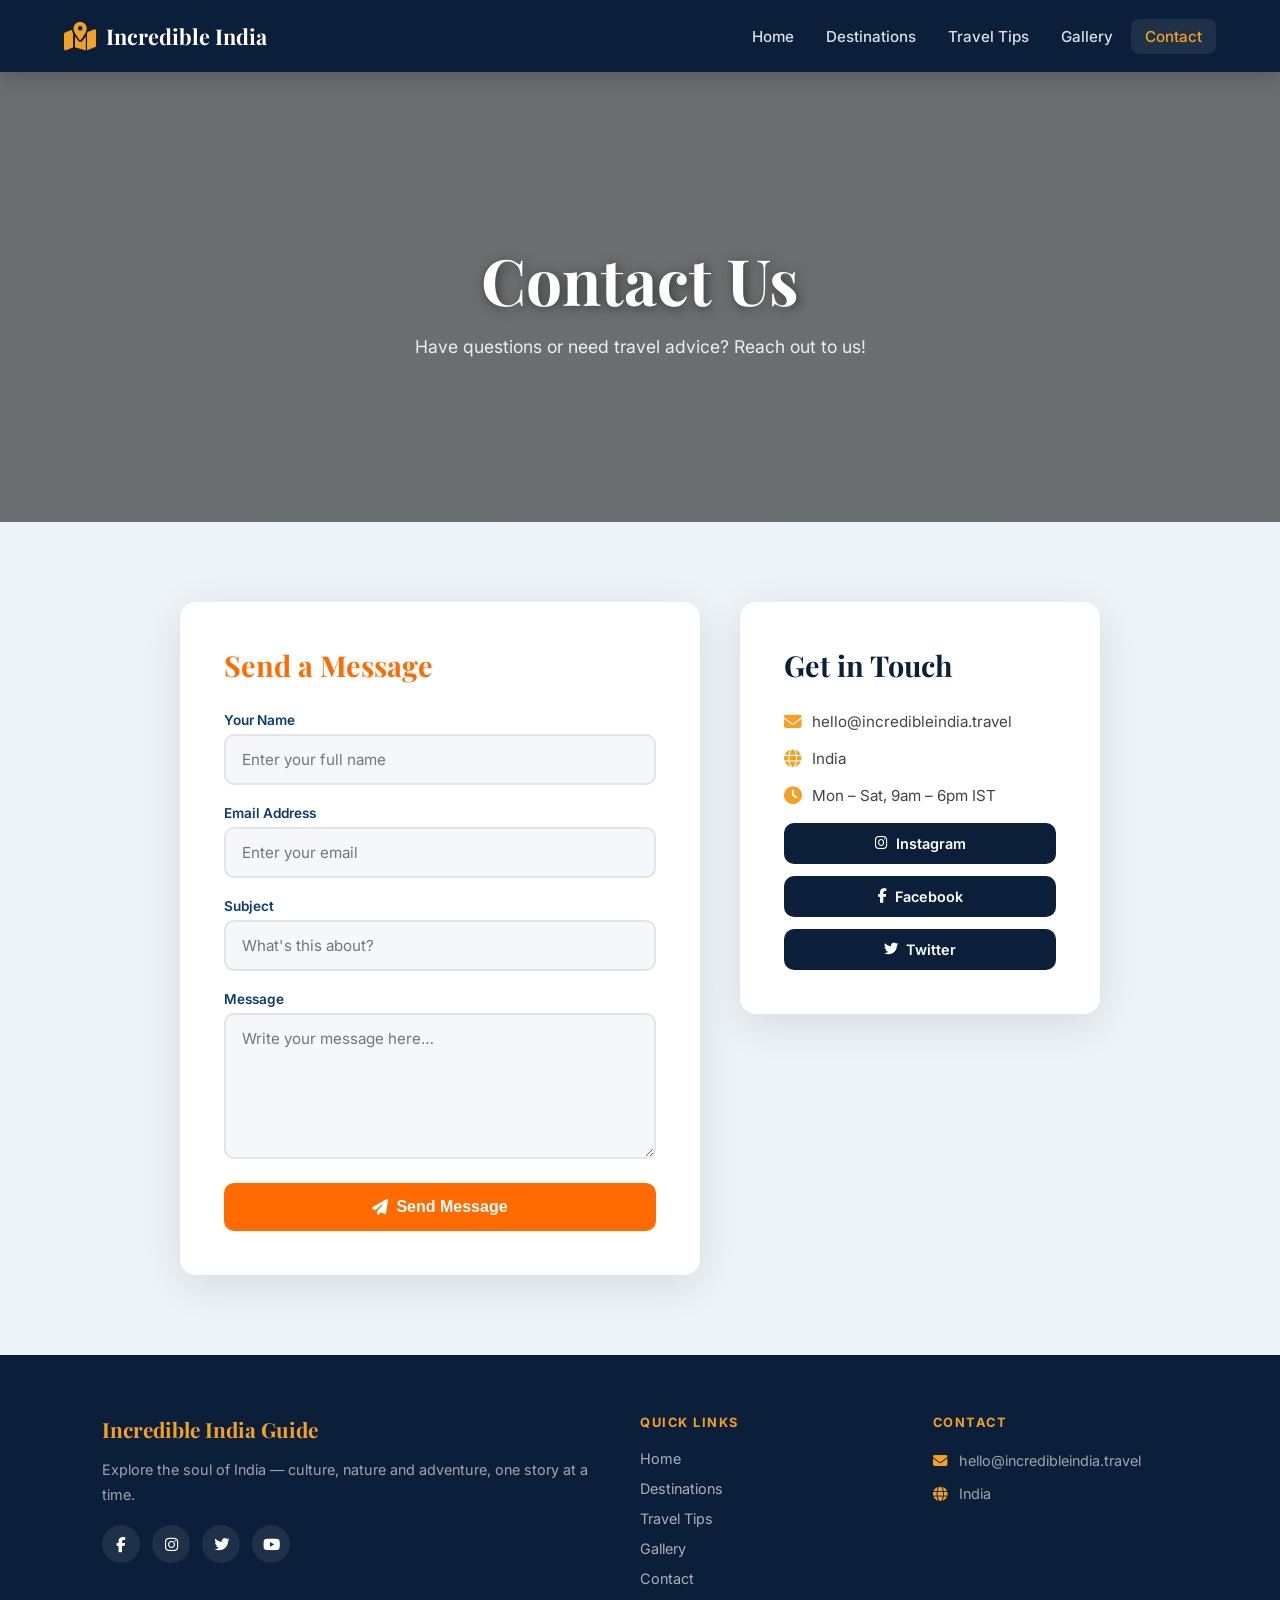
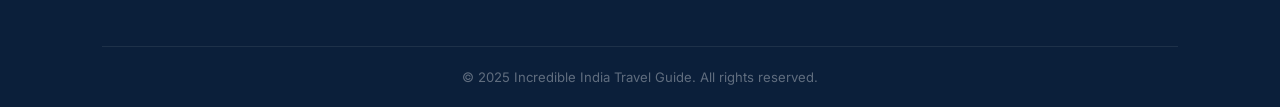
<file: contact.html>
﻿<!DOCTYPE html>
<html lang="en">
<head>
    <meta charset="UTF-8">
    <meta name="viewport" content="width=device-width, initial-scale=1.0">
    <title>Contact Us — Incredible India</title>
    <meta name="description" content="Have questions or need travel advice? Get in touch with the Incredible India Travel Guide.">
    <link rel="preconnect" href="https://fonts.googleapis.com">
    <link rel="preconnect" href="https://fonts.gstatic.com" crossorigin>
    <link href="https://fonts.googleapis.com/css2?family=Inter:wght@400;500;600;700&family=Playfair+Display:ital,wght@0,600;0,700;1,600&display=swap" rel="stylesheet">
    <link rel="stylesheet" href="https://cdnjs.cloudflare.com/ajax/libs/font-awesome/6.5.1/css/all.min.css">
    <link rel="stylesheet" href="contact.css">
</head>
<body>

<!-- Header -->
<header>
    <div class="navbar">
        <div class="logo">
            <i class="fas fa-map-marked-alt logo-icon"></i>
            <span class="logo-text">Incredible India</span>
        </div>
        <button class="hamburger" id="hamburger" aria-label="Toggle menu" aria-expanded="false">
            <span></span><span></span><span></span>
        </button>
        <nav id="main-nav">
            <ul>
                <li><a href="index.html">Home</a></li>
                <li><a href="destination.html">Destinations</a></li>
                <li><a href="traveltip.html">Travel Tips</a></li>
                <li><a href="gallery.html">Gallery</a></li>
                <li><a href="contact.html" class="active">Contact</a></li>
            </ul>
        </nav>
    </div>
</header>

<!-- Hero Section -->
<section class="hero">
    <div class="overlay">
        <h2>Contact Us</h2>
        <p>Have questions or need travel advice? Reach out to us!</p>
    </div>
</section>

<!-- Contact Section -->
<section class="contact-section">

    <!-- Contact Form -->
    <div class="contact-form">
        <h3>Send a Message</h3>
        <form>
            <label for="name">Your Name</label>
            <input type="text" id="name" name="name" placeholder="Enter your full name" required>

            <label for="email">Email Address</label>
            <input type="email" id="email" name="email" placeholder="Enter your email" required>

            <label for="subject">Subject</label>
            <input type="text" id="subject" name="subject" placeholder="What's this about?">

            <label for="message">Message</label>
            <textarea id="message" name="message" rows="6" placeholder="Write your message here…" required></textarea>

            <button type="submit">
                <i class="fas fa-paper-plane"></i> Send Message
            </button>
        </form>
    </div>

    <!-- Contact Info -->
    <div class="contact-info">
        <h3>Get in Touch</h3>
        <p><i class="fas fa-envelope"></i> hello@incredibleindia.travel</p>
        <p><i class="fas fa-globe"></i> India</p>
        <p><i class="fas fa-clock"></i> Mon – Sat, 9am – 6pm IST</p>

        <div class="social-links">
            <a href="#"><i class="fab fa-instagram"></i> Instagram</a>
            <a href="#"><i class="fab fa-facebook-f"></i> Facebook</a>
            <a href="#"><i class="fab fa-twitter"></i> Twitter</a>
        </div>
    </div>

</section>

<!-- Footer -->
<footer class="footer">
    <div class="footer-container">
        <div class="footer-col">
            <h3>Incredible India Guide</h3>
            <p>Explore the soul of India — culture, nature and adventure, one story at a time.</p>
            <div class="social-icons">
                <a href="#" aria-label="Facebook"><i class="fab fa-facebook-f"></i></a>
                <a href="#" aria-label="Instagram"><i class="fab fa-instagram"></i></a>
                <a href="#" aria-label="Twitter"><i class="fab fa-twitter"></i></a>
                <a href="#" aria-label="YouTube"><i class="fab fa-youtube"></i></a>
            </div>
        </div>
        <div class="footer-col">
            <h4>Quick Links</h4>
            <ul>
                <li><a href="index.html">Home</a></li>
                <li><a href="destination.html">Destinations</a></li>
                <li><a href="traveltip.html">Travel Tips</a></li>
                <li><a href="gallery.html">Gallery</a></li>
                <li><a href="contact.html">Contact</a></li>
            </ul>
        </div>
        <div class="footer-col">
            <h4>Contact</h4>
            <p><i class="fas fa-envelope"></i> hello@incredibleindia.travel</p>
            <p><i class="fas fa-globe"></i> India</p>
        </div>
    </div>
    <div class="footer-bottom"><p>© 2025 Incredible India Travel Guide. All rights reserved.</p></div>
</footer>

<script>
const hamburger = document.getElementById('hamburger');
const nav = document.getElementById('main-nav');
hamburger.addEventListener('click', function() {
    const open = nav.classList.toggle('open');
    hamburger.setAttribute('aria-expanded', open);
    hamburger.classList.toggle('active', open);
});
document.addEventListener('click', function(e) {
    if (!hamburger.contains(e.target) && !nav.contains(e.target)) {
        nav.classList.remove('open');
        hamburger.classList.remove('active');
        hamburger.setAttribute('aria-expanded','false');
    }
});
</script>
</body>
</html>
</file>
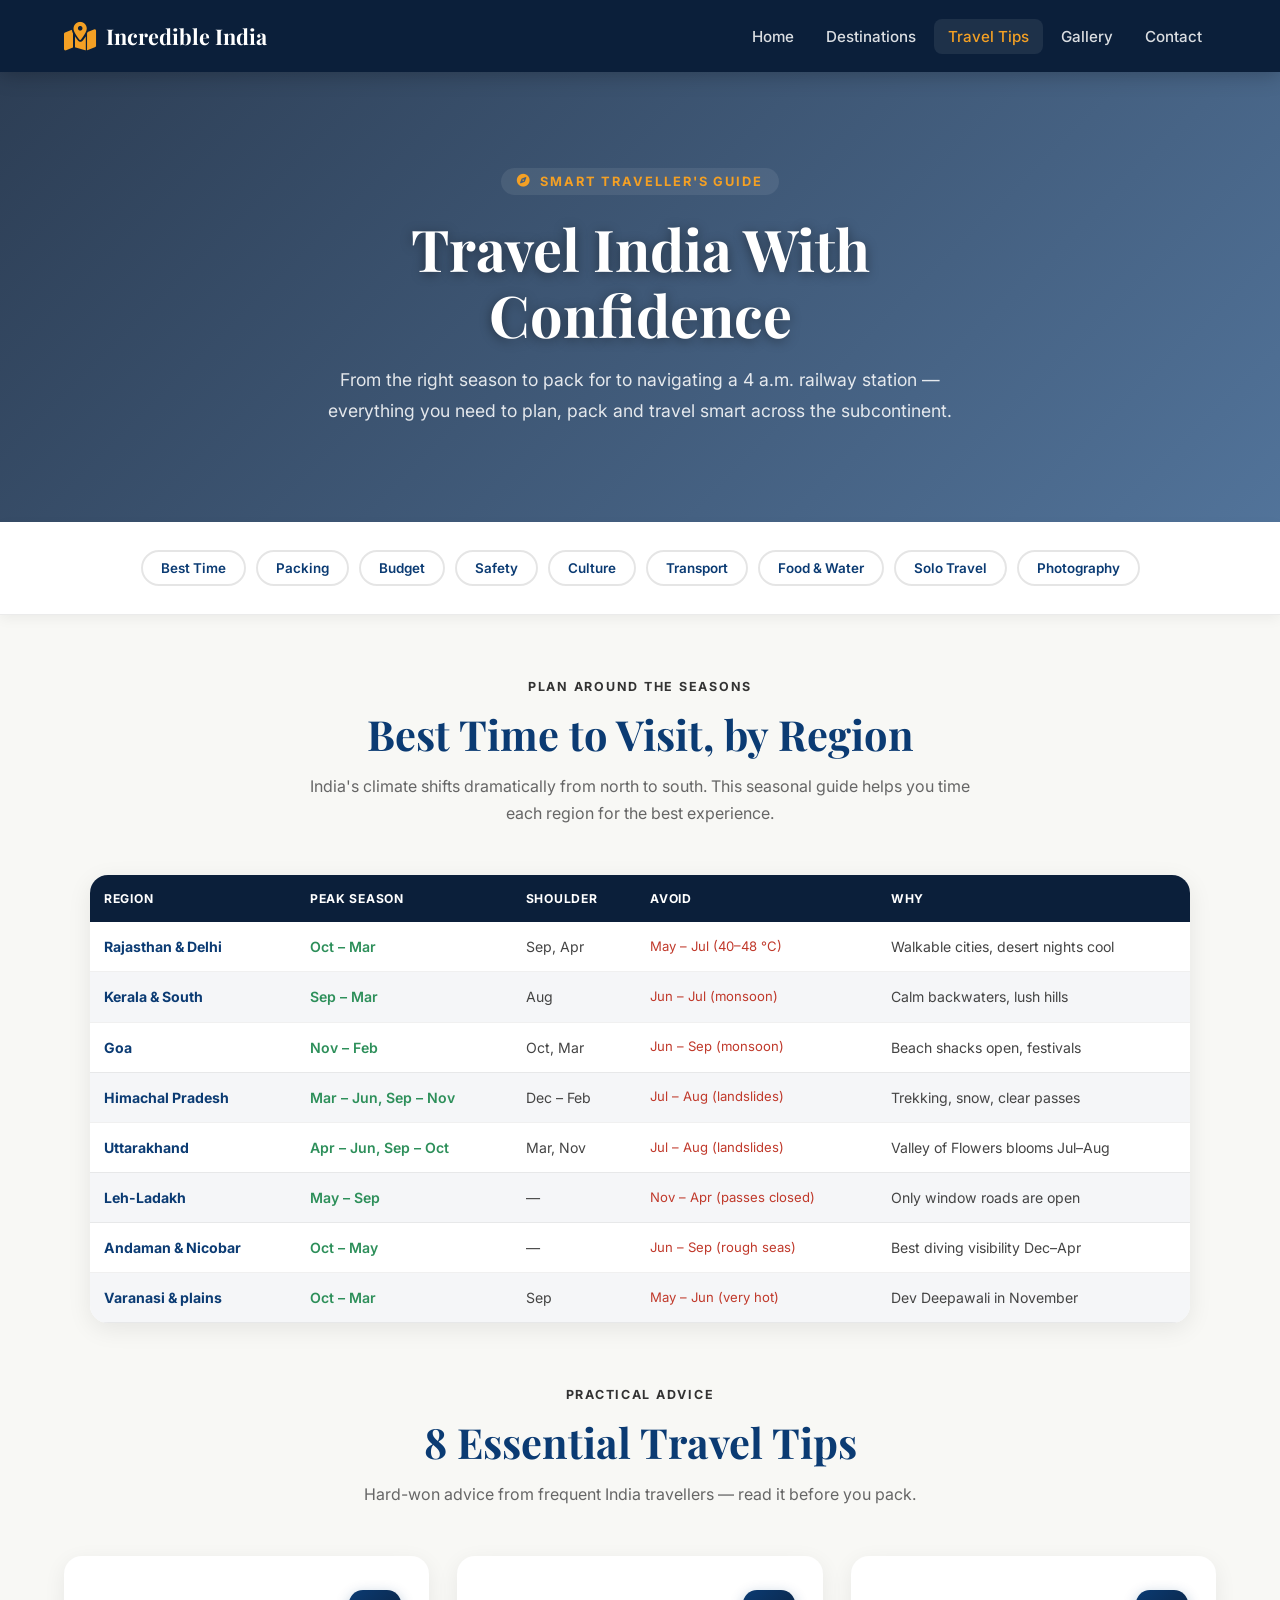
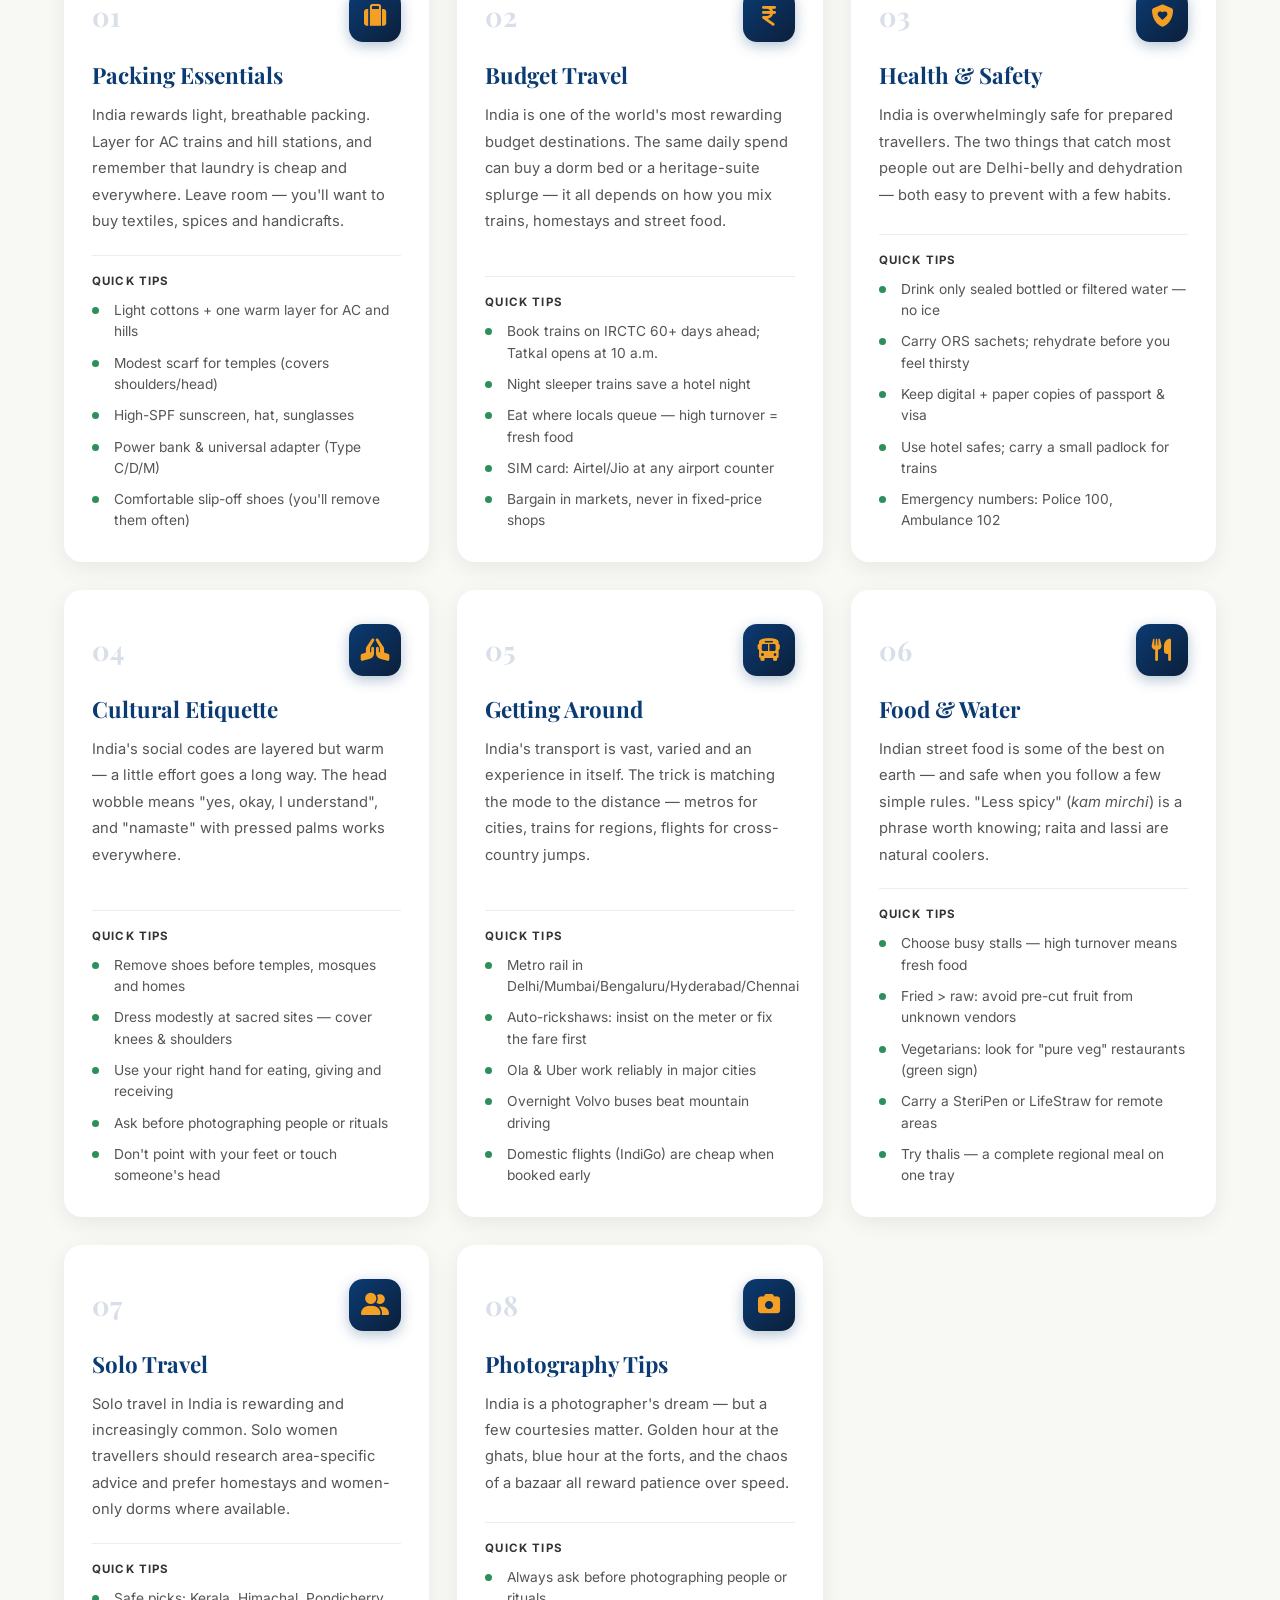
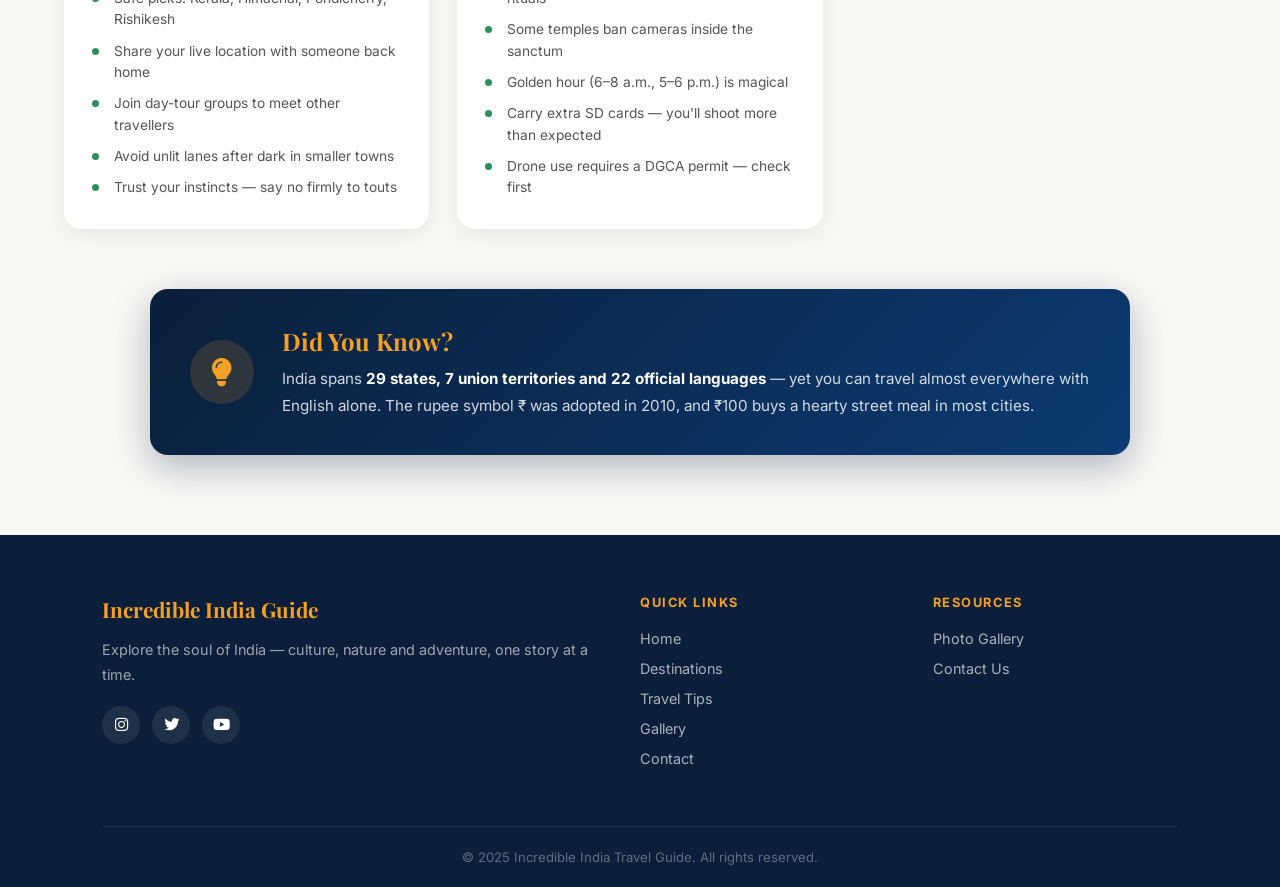
<file: traveltip.html>
﻿<!DOCTYPE html>
<html lang="en">
<head>
    <meta charset="UTF-8">
    <meta name="viewport" content="width=device-width, initial-scale=1.0">
    <title>Travel Tips — Incredible India</title>
    <meta name="description" content="Essential travel tips for India — best seasons, packing, budget, safety, culture, transport, food, solo travel and photography advice.">
    <link rel="preconnect" href="https://fonts.googleapis.com">
    <link rel="preconnect" href="https://fonts.gstatic.com" crossorigin>
    <link href="https://fonts.googleapis.com/css2?family=Inter:wght@400;500;600;700&family=Playfair+Display:ital,wght@0,600;0,700;1,600&display=swap" rel="stylesheet">
    <link rel="stylesheet" href="https://cdnjs.cloudflare.com/ajax/libs/font-awesome/6.5.1/css/all.min.css">
    <link rel="stylesheet" href="traveltip.css">
</head>
<body>

<!-- ── HEADER ─────────────────────────────────── -->
<header>
    <div class="container">
        <div class="logo">
            <i class="fas fa-map-marked-alt logo-icon"></i>
            <span class="logo-text">Incredible India</span>
        </div>
        <button class="hamburger" id="hamburger" aria-label="Toggle menu" aria-expanded="false">
            <span></span><span></span><span></span>
        </button>
        <nav id="main-nav">
            <ul>
                <li><a href="index.html">Home</a></li>
                <li><a href="destination.html">Destinations</a></li>
                <li><a href="traveltip.html" class="active">Travel Tips</a></li>
                <li><a href="gallery.html">Gallery</a></li>
                <li><a href="contact.html">Contact</a></li>
            </ul>
        </nav>
    </div>
</header>

<!-- ── HERO ───────────────────────────────────── -->
<section class="tips-hero">
    <div class="tips-hero__overlay"></div>
    <div class="tips-hero__content">
        <span class="eyebrow"><i class="fas fa-compass"></i> Smart Traveller's Guide</span>
        <h1>Travel India With Confidence</h1>
        <p>From the right season to pack for to navigating a 4 a.m. railway station — everything you need to plan, pack and travel smart across the subcontinent.</p>
    </div>
</section>

<!-- ── QUICK-JUMP NAV ──────────────────────────── -->
<nav class="tips-jump-nav" aria-label="Jump to travel tip">
    <a href="#best-time">Best Time</a>
    <a href="#packing">Packing</a>
    <a href="#budget">Budget</a>
    <a href="#safety">Safety</a>
    <a href="#culture">Culture</a>
    <a href="#transport">Transport</a>
    <a href="#food">Food &amp; Water</a>
    <a href="#solo">Solo Travel</a>
    <a href="#photography">Photography</a>
</nav>

<!-- ── MAIN ──────────────────────────────────── -->
<main class="tips-main">

    <!-- ── BEST TIME TO VISIT TABLE ───────────── -->
    <section class="tips-table-section" id="best-time">
        <div class="tips-section-head">
            <span class="tips-section-eyebrow">Plan Around the Seasons</span>
            <h2>Best Time to Visit, by Region</h2>
            <p>India's climate shifts dramatically from north to south. This seasonal guide helps you time each region for the best experience.</p>
        </div>

        <div class="tips-table-wrap">
            <table class="tips-table">
                <thead>
                    <tr>
                        <th>Region</th>
                        <th>Peak Season</th>
                        <th>Shoulder</th>
                        <th>Avoid</th>
                        <th>Why</th>
                    </tr>
                </thead>
                <tbody>
                    <tr>
                        <td>Rajasthan &amp; Delhi</td>
                        <td>Oct – Mar</td>
                        <td>Sep, Apr</td>
                        <td>May – Jul (40–48 °C)</td>
                        <td>Walkable cities, desert nights cool</td>
                    </tr>
                    <tr>
                        <td>Kerala &amp; South</td>
                        <td>Sep – Mar</td>
                        <td>Aug</td>
                        <td>Jun – Jul (monsoon)</td>
                        <td>Calm backwaters, lush hills</td>
                    </tr>
                    <tr>
                        <td>Goa</td>
                        <td>Nov – Feb</td>
                        <td>Oct, Mar</td>
                        <td>Jun – Sep (monsoon)</td>
                        <td>Beach shacks open, festivals</td>
                    </tr>
                    <tr>
                        <td>Himachal Pradesh</td>
                        <td>Mar – Jun, Sep – Nov</td>
                        <td>Dec – Feb</td>
                        <td>Jul – Aug (landslides)</td>
                        <td>Trekking, snow, clear passes</td>
                    </tr>
                    <tr>
                        <td>Uttarakhand</td>
                        <td>Apr – Jun, Sep – Oct</td>
                        <td>Mar, Nov</td>
                        <td>Jul – Aug (landslides)</td>
                        <td>Valley of Flowers blooms Jul–Aug</td>
                    </tr>
                    <tr>
                        <td>Leh-Ladakh</td>
                        <td>May – Sep</td>
                        <td>—</td>
                        <td>Nov – Apr (passes closed)</td>
                        <td>Only window roads are open</td>
                    </tr>
                    <tr>
                        <td>Andaman &amp; Nicobar</td>
                        <td>Oct – May</td>
                        <td>—</td>
                        <td>Jun – Sep (rough seas)</td>
                        <td>Best diving visibility Dec–Apr</td>
                    </tr>
                    <tr>
                        <td>Varanasi &amp; plains</td>
                        <td>Oct – Mar</td>
                        <td>Sep</td>
                        <td>May – Jun (very hot)</td>
                        <td>Dev Deepawali in November</td>
                    </tr>
                </tbody>
            </table>
        </div>
    </section>

    <!-- ── TIP CARDS ──────────────────────────── -->
    <section class="tips-cards-section">
        <div class="tips-section-head">
            <span class="tips-section-eyebrow">Practical Advice</span>
            <h2>8 Essential Travel Tips</h2>
            <p>Hard-won advice from frequent India travellers — read it before you pack.</p>
        </div>

        <div class="tips-grid">

            <!-- 01 Packing -->
            <article class="tip-card" id="packing">
                <div class="tip-card__top">
                    <span class="tip-card__num">01</span>
                    <div class="tip-card__icon"><i class="fas fa-suitcase"></i></div>
                </div>
                <h3>Packing Essentials</h3>
                <p>India rewards light, breathable packing. Layer for AC trains and hill stations, and remember that laundry is cheap and everywhere. Leave room — you'll want to buy textiles, spices and handicrafts.</p>
                <div class="tip-card__quick">
                    <span class="quick-label">Quick tips</span>
                    <ul>
                        <li>Light cottons + one warm layer for AC and hills</li>
                        <li>Modest scarf for temples (covers shoulders/head)</li>
                        <li>High-SPF sunscreen, hat, sunglasses</li>
                        <li>Power bank &amp; universal adapter (Type C/D/M)</li>
                        <li>Comfortable slip-off shoes (you'll remove them often)</li>
                    </ul>
                </div>
            </article>

            <!-- 02 Budget -->
            <article class="tip-card" id="budget">
                <div class="tip-card__top">
                    <span class="tip-card__num">02</span>
                    <div class="tip-card__icon"><i class="fas fa-indian-rupee-sign"></i></div>
                </div>
                <h3>Budget Travel</h3>
                <p>India is one of the world's most rewarding budget destinations. The same daily spend can buy a dorm bed or a heritage-suite splurge — it all depends on how you mix trains, homestays and street food.</p>
                <div class="tip-card__quick">
                    <span class="quick-label">Quick tips</span>
                    <ul>
                        <li>Book trains on IRCTC 60+ days ahead; Tatkal opens at 10 a.m.</li>
                        <li>Night sleeper trains save a hotel night</li>
                        <li>Eat where locals queue — high turnover = fresh food</li>
                        <li>SIM card: Airtel/Jio at any airport counter</li>
                        <li>Bargain in markets, never in fixed-price shops</li>
                    </ul>
                </div>
            </article>

            <!-- 03 Safety -->
            <article class="tip-card" id="safety">
                <div class="tip-card__top">
                    <span class="tip-card__num">03</span>
                    <div class="tip-card__icon"><i class="fas fa-shield-heart"></i></div>
                </div>
                <h3>Health &amp; Safety</h3>
                <p>India is overwhelmingly safe for prepared travellers. The two things that catch most people out are Delhi-belly and dehydration — both easy to prevent with a few habits.</p>
                <div class="tip-card__quick">
                    <span class="quick-label">Quick tips</span>
                    <ul>
                        <li>Drink only sealed bottled or filtered water — no ice</li>
                        <li>Carry ORS sachets; rehydrate before you feel thirsty</li>
                        <li>Keep digital + paper copies of passport &amp; visa</li>
                        <li>Use hotel safes; carry a small padlock for trains</li>
                        <li>Emergency numbers: Police 100, Ambulance 102</li>
                    </ul>
                </div>
            </article>

            <!-- 04 Culture -->
            <article class="tip-card" id="culture">
                <div class="tip-card__top">
                    <span class="tip-card__num">04</span>
                    <div class="tip-card__icon"><i class="fas fa-hands-praying"></i></div>
                </div>
                <h3>Cultural Etiquette</h3>
                <p>India's social codes are layered but warm — a little effort goes a long way. The head wobble means "yes, okay, I understand", and "namaste" with pressed palms works everywhere.</p>
                <div class="tip-card__quick">
                    <span class="quick-label">Quick tips</span>
                    <ul>
                        <li>Remove shoes before temples, mosques and homes</li>
                        <li>Dress modestly at sacred sites — cover knees &amp; shoulders</li>
                        <li>Use your right hand for eating, giving and receiving</li>
                        <li>Ask before photographing people or rituals</li>
                        <li>Don't point with your feet or touch someone's head</li>
                    </ul>
                </div>
            </article>

            <!-- 05 Transport -->
            <article class="tip-card" id="transport">
                <div class="tip-card__top">
                    <span class="tip-card__num">05</span>
                    <div class="tip-card__icon"><i class="fas fa-bus"></i></div>
                </div>
                <h3>Getting Around</h3>
                <p>India's transport is vast, varied and an experience in itself. The trick is matching the mode to the distance — metros for cities, trains for regions, flights for cross-country jumps.</p>
                <div class="tip-card__quick">
                    <span class="quick-label">Quick tips</span>
                    <ul>
                        <li>Metro rail in Delhi/Mumbai/Bengaluru/Hyderabad/Chennai</li>
                        <li>Auto-rickshaws: insist on the meter or fix the fare first</li>
                        <li>Ola &amp; Uber work reliably in major cities</li>
                        <li>Overnight Volvo buses beat mountain driving</li>
                        <li>Domestic flights (IndiGo) are cheap when booked early</li>
                    </ul>
                </div>
            </article>

            <!-- 06 Food -->
            <article class="tip-card" id="food">
                <div class="tip-card__top">
                    <span class="tip-card__num">06</span>
                    <div class="tip-card__icon"><i class="fas fa-utensils"></i></div>
                </div>
                <h3>Food &amp; Water</h3>
                <p>Indian street food is some of the best on earth — and safe when you follow a few simple rules. "Less spicy" (<em>kam mirchi</em>) is a phrase worth knowing; raita and lassi are natural coolers.</p>
                <div class="tip-card__quick">
                    <span class="quick-label">Quick tips</span>
                    <ul>
                        <li>Choose busy stalls — high turnover means fresh food</li>
                        <li>Fried &gt; raw: avoid pre-cut fruit from unknown vendors</li>
                        <li>Vegetarians: look for "pure veg" restaurants (green sign)</li>
                        <li>Carry a SteriPen or LifeStraw for remote areas</li>
                        <li>Try thalis — a complete regional meal on one tray</li>
                    </ul>
                </div>
            </article>

            <!-- 07 Solo -->
            <article class="tip-card" id="solo">
                <div class="tip-card__top">
                    <span class="tip-card__num">07</span>
                    <div class="tip-card__icon"><i class="fas fa-user-group"></i></div>
                </div>
                <h3>Solo Travel</h3>
                <p>Solo travel in India is rewarding and increasingly common. Solo women travellers should research area-specific advice and prefer homestays and women-only dorms where available.</p>
                <div class="tip-card__quick">
                    <span class="quick-label">Quick tips</span>
                    <ul>
                        <li>Safe picks: Kerala, Himachal, Pondicherry, Rishikesh</li>
                        <li>Share your live location with someone back home</li>
                        <li>Join day-tour groups to meet other travellers</li>
                        <li>Avoid unlit lanes after dark in smaller towns</li>
                        <li>Trust your instincts — say no firmly to touts</li>
                    </ul>
                </div>
            </article>

            <!-- 08 Photography -->
            <article class="tip-card" id="photography">
                <div class="tip-card__top">
                    <span class="tip-card__num">08</span>
                    <div class="tip-card__icon"><i class="fas fa-camera"></i></div>
                </div>
                <h3>Photography Tips</h3>
                <p>India is a photographer's dream — but a few courtesies matter. Golden hour at the ghats, blue hour at the forts, and the chaos of a bazaar all reward patience over speed.</p>
                <div class="tip-card__quick">
                    <span class="quick-label">Quick tips</span>
                    <ul>
                        <li>Always ask before photographing people or rituals</li>
                        <li>Some temples ban cameras inside the sanctum</li>
                        <li>Golden hour (6–8 a.m., 5–6 p.m.) is magical</li>
                        <li>Carry extra SD cards — you'll shoot more than expected</li>
                        <li>Drone use requires a DGCA permit — check first</li>
                    </ul>
                </div>
            </article>

        </div><!-- /.tips-grid -->
    </section>

    <!-- ── DID YOU KNOW CALLOUT ──────────────── -->
    <section class="did-you-know">
        <div class="dyk-inner">
            <div class="dyk-icon"><i class="fas fa-lightbulb"></i></div>
            <div class="dyk-text">
                <h3>Did You Know?</h3>
                <p>India spans <strong>29 states, 7 union territories and 22 official languages</strong> — yet you can travel almost everywhere with English alone. The rupee symbol ₹ was adopted in 2010, and ₹100 buys a hearty street meal in most cities.</p>
            </div>
        </div>
    </section>

</main>

<!-- ── FOOTER ─────────────────────────────────── -->
<footer class="footer">
    <div class="footer-container">
        <div class="footer-col">
            <h3>Incredible India Guide</h3>
            <p>Explore the soul of India — culture, nature and adventure, one story at a time.</p>
            <div class="social-icons">
                <a href="#" aria-label="Instagram"><i class="fab fa-instagram"></i></a>
                <a href="#" aria-label="Twitter"><i class="fab fa-twitter"></i></a>
                <a href="#" aria-label="YouTube"><i class="fab fa-youtube"></i></a>
            </div>
        </div>
        <div class="footer-col">
            <h4>Quick Links</h4>
            <ul>
                <li><a href="index.html">Home</a></li>
                <li><a href="destination.html">Destinations</a></li>
                <li><a href="traveltip.html">Travel Tips</a></li>
                <li><a href="gallery.html">Gallery</a></li>
                <li><a href="contact.html">Contact</a></li>
            </ul>
        </div>
        <div class="footer-col">
            <h4>Resources</h4>
            <ul>
                <li><a href="gallery.html">Photo Gallery</a></li>
                <li><a href="contact.html">Contact Us</a></li>
            </ul>
        </div>
    </div>
    <div class="footer-bottom"><p>© 2025 Incredible India Travel Guide. All rights reserved.</p></div>
</footer>

<script>
const hamburger = document.getElementById('hamburger');
const nav = document.getElementById('main-nav');
hamburger.addEventListener('click', function() {
    const open = nav.classList.toggle('open');
    hamburger.setAttribute('aria-expanded', open);
    hamburger.classList.toggle('active', open);
});
document.addEventListener('click', function(e) {
    if (!hamburger.contains(e.target) && !nav.contains(e.target)) {
        nav.classList.remove('open');
        hamburger.classList.remove('active');
        hamburger.setAttribute('aria-expanded','false');
    }
});
</script>
</body>
</html>
</file>
<file: contact.css>
﻿/* ── RESET & BASE ─────────────────────────────── */
*, *::before, *::after { margin:0; padding:0; box-sizing:border-box; }

:root {
    --navy:      #0b1f3a;
    --navy-mid:  #0b3b73;
    --gold:      #f4a024;
    --orange:    #ff6b00;
    --light:     #eef3f8;
    --white:     #ffffff;
    --text:      #333;
    --font-head: 'Playfair Display', Georgia, serif;
    --font-body: 'Inter', Arial, sans-serif;
    --radius:    16px;
    --transition: 0.3s ease;
}

body { font-family:var(--font-body); background:var(--light); color:var(--text); overflow-x:hidden; }

/* ── HEADER / NAVBAR ─────────────────────────── */
header { position:fixed; top:0; width:100%; z-index:1000; }

.navbar {
    display: flex;
    justify-content: space-between;
    align-items: center;
    padding: 0 5%;
    height: 72px;
    background: var(--navy);
    box-shadow: 0 2px 20px rgba(0,0,0,0.25);
}

.logo { display:flex; align-items:center; gap:10px; }
.logo-icon { font-size:1.8rem; color:var(--gold); }
.logo-text { font-family:var(--font-head); font-size:1.35rem; font-weight:700; color:white; }
nav ul { list-style:none; display:flex; gap:4px; }
nav ul li a { color:rgba(255,255,255,0.85); text-decoration:none; font-weight:500; font-size:0.95rem; padding:8px 14px; border-radius:8px; transition:var(--transition); }
nav ul li a:hover, nav ul li a.active { color:var(--gold); background:rgba(255,255,255,0.08); }

/* Hamburger */
.hamburger { display:none; flex-direction:column; justify-content:center; gap:5px; width:44px; height:44px; background:none; border:none; cursor:pointer; padding:8px; border-radius:8px; }
.hamburger span { display:block; width:22px; height:2px; background:white; border-radius:2px; transition:transform 0.3s, opacity 0.3s; }
.hamburger.active span:nth-child(1) { transform:translateY(7px) rotate(45deg); }
.hamburger.active span:nth-child(2) { opacity:0; }
.hamburger.active span:nth-child(3) { transform:translateY(-7px) rotate(-45deg); }

/* ── HERO ──────────────────────────────────────── */
.hero {
    height: 50vh;
    margin-top: 72px;
    background: linear-gradient(rgba(0,0,0,0.55),rgba(0,0,0,0.55)),
                url('https://images.unsplash.com/photo-1524492412937-b28074a5d7da?w=1600&q=80')
                no-repeat center/cover;
    display: flex;
    justify-content: center;
    align-items: center;
}

.overlay { text-align:center; color:white; padding: 0 20px; }
.overlay h2 {
    font-family: var(--font-head);
    font-size: clamp(2rem, 6vw, 4rem);
    margin-bottom: 14px;
    text-shadow: 2px 2px 12px rgba(0,0,0,0.5);
}
.overlay p { font-size: 1.1rem; color: rgba(255,255,255,0.88); }

/* ── CONTACT SECTION ─────────────────────────── */
.contact-section {
    display: flex;
    justify-content: center;
    align-items: flex-start;
    gap: 40px;
    padding: 80px 6%;
    flex-wrap: wrap;
}

/* Form */
.contact-form {
    background: var(--white);
    padding: 44px;
    width: 520px;
    max-width: 100%;
    border-radius: var(--radius);
    box-shadow: 0 10px 40px rgba(0,0,0,0.1);
}

.contact-form h3 {
    font-family: var(--font-head);
    font-size: 1.8rem;
    color: var(--orange);
    margin-bottom: 28px;
}

.contact-form label {
    display: block;
    font-size: 0.85rem;
    font-weight: 600;
    color: var(--navy-mid);
    margin-bottom: 6px;
}

.contact-form input,
.contact-form textarea {
    width: 100%;
    padding: 14px 16px;
    margin-bottom: 20px;
    border: 2px solid rgba(0,0,0,0.08);
    border-radius: 10px;
    background: #f5f7fa;
    font-size: 0.95rem;
    font-family: var(--font-body);
    color: var(--text);
    outline: none;
    transition: var(--transition);
}

.contact-form input:focus,
.contact-form textarea:focus {
    background: white;
    border-color: var(--orange);
    box-shadow: 0 0 0 3px rgba(255,107,0,0.1);
}

.contact-form button {
    width: 100%;
    padding: 15px;
    border: none;
    border-radius: 10px;
    background: var(--orange);
    color: white;
    font-size: 1rem;
    font-weight: 700;
    cursor: pointer;
    transition: var(--transition);
    display: flex;
    align-items: center;
    justify-content: center;
    gap: 8px;
}

.contact-form button:hover {
    background: #e55d00;
    transform: translateY(-2px);
    box-shadow: 0 6px 20px rgba(255,107,0,0.4);
}

/* Info */
.contact-info {
    background: var(--white);
    padding: 44px;
    width: 360px;
    max-width: 100%;
    border-radius: var(--radius);
    box-shadow: 0 10px 40px rgba(0,0,0,0.1);
}

.contact-info h3 {
    font-family: var(--font-head);
    font-size: 1.8rem;
    color: var(--navy);
    margin-bottom: 28px;
}

.contact-info p {
    font-size: 0.95rem;
    margin-bottom: 18px;
    color: #444;
    display: flex;
    align-items: center;
    gap: 10px;
}

.contact-info p i { color: var(--gold); font-size: 1.1rem; }

.social-links {
    display: flex;
    flex-direction: column;
    gap: 12px;
    margin-top: 8px;
}

.social-links a {
    text-decoration: none;
    color: white;
    background: var(--navy);
    padding: 12px 18px;
    border-radius: 10px;
    transition: var(--transition);
    text-align: center;
    font-weight: 600;
    font-size: 0.9rem;
    display: flex;
    align-items: center;
    justify-content: center;
    gap: 8px;
}

.social-links a:hover {
    background: var(--orange);
    transform: translateX(4px);
}

/* ── FOOTER ───────────────────────────────────── */
.footer { background:var(--navy); color:#ccc; padding:60px 8% 0; }
.footer-container { max-width:1200px; margin:auto; display:grid; grid-template-columns:2fr 1fr 1fr; gap:48px; padding-bottom:48px; border-bottom:1px solid rgba(255,255,255,0.08); }
.footer-col h3 { font-family:var(--font-head); font-size:1.3rem; color:var(--gold); margin-bottom:14px; }
.footer-col h4 { font-size:0.8rem; font-weight:700; letter-spacing:0.12em; text-transform:uppercase; color:var(--gold); margin-bottom:18px; }
.footer-col p { font-size:0.9rem; line-height:1.75; color:rgba(255,255,255,0.6); margin-bottom:8px; display:block; align-items:unset; gap:unset; }
.footer-col p i { margin-right:8px; color:var(--gold); }
.footer-col ul { list-style:none; }
.footer-col ul li { margin-bottom:10px; }
.footer-col ul li a { color:rgba(255,255,255,0.65); text-decoration:none; font-size:0.9rem; transition:var(--transition); }
.footer-col ul li a:hover { color:var(--gold); padding-left:5px; }
.social-icons { display:flex; gap:12px; margin-top:18px; }
.social-icons a { width:38px; height:38px; background:rgba(255,255,255,0.08); border-radius:50%; display:flex; align-items:center; justify-content:center; color:white; font-size:0.95rem; transition:var(--transition); text-decoration:none; }
.social-icons a:hover { background:var(--gold); color:var(--navy); transform:translateY(-3px); }
.footer-bottom { text-align:center; padding:22px 0; font-size:0.82rem; color:rgba(255,255,255,0.35); }

/* ── RESPONSIVE ───────────────────────────────── */
@media (max-width: 768px) {
    .hamburger { display:flex; }
    nav { position:absolute; top:72px; left:0; right:0; background:var(--navy); display:none; border-top:1px solid rgba(255,255,255,0.08); }
    nav.open { display:block; }
    nav ul { flex-direction:column; gap:0; padding:12px 0; }
    nav ul li a { display:block; padding:14px 24px; border-radius:0; font-size:1rem; border-bottom:1px solid rgba(255,255,255,0.05); }
    .contact-form, .contact-info { width:100%; }
    .contact-section { padding:50px 5%; }
    .footer-container { grid-template-columns:1fr; gap:32px; }
}
</file>
<file: traveltip.css>
﻿/* ── RESET & BASE ─────────────────────────────── */
*, *::before, *::after { margin:0; padding:0; box-sizing:border-box; }

:root {
    --navy:      #0b1f3a;
    --navy-mid:  #0b3b73;
    --gold:      #f4a024;
    --green:     #2d8f5a;
    --light:     #f8f8f5;
    --white:     #ffffff;
    --text:      #333;
    --font-head: 'Playfair Display', Georgia, serif;
    --font-body: 'Inter', Arial, sans-serif;
    --radius:    18px;
    --shadow:    0 6px 24px rgba(0,0,0,0.1);
    --transition: 0.3s ease;
}

body { font-family:var(--font-body); background:var(--light); color:var(--text); }

/* ── HEADER ──────────────────────────────────── */
header {
    background:var(--navy);
    position:fixed; top:0; width:100%; z-index:1000;
    box-shadow:0 2px 20px rgba(0,0,0,0.25);
}
.container { width:90%; max-width:1280px; margin:auto; display:flex; justify-content:space-between; align-items:center; height:72px; }
.logo { display:flex; align-items:center; gap:10px; }
.logo-icon { font-size:1.8rem; color:var(--gold); }
.logo-text { font-family:var(--font-head); font-size:1.35rem; font-weight:700; color:white; }
nav ul { list-style:none; display:flex; gap:4px; }
nav ul li a { color:rgba(255,255,255,0.85); text-decoration:none; font-weight:500; font-size:0.95rem; padding:8px 14px; border-radius:8px; transition:var(--transition); }
nav ul li a:hover, nav ul li a.active { color:var(--gold); background:rgba(255,255,255,0.08); }
.hamburger { display:none; flex-direction:column; justify-content:center; gap:5px; width:44px; height:44px; background:none; border:none; cursor:pointer; padding:8px; border-radius:8px; }
.hamburger span { display:block; width:22px; height:2px; background:white; border-radius:2px; transition:transform 0.3s, opacity 0.3s; }
.hamburger.active span:nth-child(1) { transform:translateY(7px) rotate(45deg); }
.hamburger.active span:nth-child(2) { opacity:0; }
.hamburger.active span:nth-child(3) { transform:translateY(-7px) rotate(-45deg); }

/* ── HERO ──────────────────────────────────────── */
.tips-hero {
    position: relative;
    min-height: 50vh;
    margin-top: 72px;
    display: flex;
    align-items: center;
    justify-content: center;
    text-align: center;
    overflow: hidden;
    background: url('https://images.unsplash.com/photo-1506905925346-21bda4d32df4?w=1600&q=80') no-repeat center/cover;
}

.tips-hero__overlay {
    position: absolute;
    inset: 0;
    background: linear-gradient(135deg, rgba(11,31,58,0.86), rgba(11,59,115,0.7));
}

.tips-hero__content {
    position: relative;
    z-index: 1;
    padding: 64px 20px;
    color: white;
    max-width: 780px;
}

.eyebrow {
    display: inline-flex;
    align-items: center;
    gap: 8px;
    font-size: 0.8rem;
    font-weight: 700;
    letter-spacing: 0.15em;
    text-transform: uppercase;
    color: var(--gold);
    background: rgba(255,255,255,0.08);
    padding: 6px 16px;
    border-radius: 50px;
    margin-bottom: 20px;
}

.tips-hero__content h1 {
    font-family: var(--font-head);
    font-size: clamp(2.2rem, 5.5vw, 3.6rem);
    margin-bottom: 18px;
    line-height: 1.15;
    text-shadow: 0 2px 12px rgba(0,0,0,0.4);
}

.tips-hero__content p {
    font-size: 1.1rem;
    color: rgba(255,255,255,0.86);
    line-height: 1.75;
    max-width: 640px;
    margin: 0 auto;
}

/* ── JUMP-NAV ──────────────────────────────────── */
.tips-jump-nav {
    display: flex;
    flex-wrap: wrap;
    gap: 10px;
    justify-content: center;
    padding: 28px 20px;
    background: var(--white);
    border-bottom: 1px solid rgba(0,0,0,0.08);
    position: sticky;
    top: 72px;
    z-index: 800;
    box-shadow: 0 4px 12px rgba(0,0,0,0.05);
}

.tips-jump-nav a {
    padding: 8px 18px;
    border: 2px solid rgba(0,0,0,0.1);
    border-radius: 50px;
    font-size: 0.84rem;
    font-weight: 600;
    color: var(--navy-mid);
    text-decoration: none;
    transition: var(--transition);
}

.tips-jump-nav a:hover {
    background: var(--navy);
    color: white;
    border-color: var(--navy);
    transform: translateY(-2px);
}

/* ── MAIN ──────────────────────────────────────── */
.tips-main {
    background: var(--light);
}

/* ── SECTION HEAD ─────────────────────────────── */
.tips-section-head {
    text-align: center;
    max-width: 720px;
    margin: 0 auto 48px;
    padding: 0 20px;
}

.tips-section-eyebrow {
    display: inline-block;
    font-size: 0.78rem;
    font-weight: 700;
    letter-spacing: 0.14em;
    text-transform: uppercase;
    color: var(--gold-dark);
    margin-bottom: 12px;
}

.tips-section-head h2 {
    font-family: var(--font-head);
    font-size: clamp(1.7rem, 4vw, 2.6rem);
    color: var(--navy-mid);
    margin-bottom: 12px;
}

.tips-section-head p {
    font-size: 1rem;
    color: #666;
    line-height: 1.7;
}

/* ── BEST-TIME TABLE ───────────────────────────── */
.tips-table-section {
    padding: 60px 5% 40px;
    scroll-margin-top: 140px;
}

.tips-table-wrap {
    max-width: 1100px;
    margin: 0 auto;
    overflow-x: auto;
    border-radius: var(--radius);
    box-shadow: 0 6px 24px rgba(0,0,0,0.08);
    background: var(--white);
}

.tips-table {
    width: 100%;
    border-collapse: collapse;
    font-size: 0.88rem;
    min-width: 720px;
}

.tips-table thead {
    background: var(--navy);
}

.tips-table thead th {
    color: white;
    font-family: var(--font-body);
    font-size: 0.76rem;
    font-weight: 700;
    letter-spacing: 0.06em;
    text-transform: uppercase;
    padding: 16px 14px;
    text-align: left;
}

.tips-table tbody tr {
    border-bottom: 1px solid rgba(0,0,0,0.06);
    transition: background var(--transition);
}

.tips-table tbody tr:nth-child(even) { background: #f5f6f8; }
.tips-table tbody tr:hover { background: #fef6e8; }

.tips-table tbody td {
    padding: 14px;
    color: #444;
    line-height: 1.5;
}

.tips-table tbody td:first-child {
    font-weight: 700;
    color: var(--navy-mid);
}

.tips-table tbody td:nth-child(2) {
    color: var(--green);
    font-weight: 600;
}

.tips-table tbody td:nth-child(4) {
    color: #c0392b;
    font-size: 0.82rem;
}

/* ── TIP CARDS ─────────────────────────────────── */
.tips-cards-section {
    padding: 20px 5% 60px;
}

.tips-grid {
    display: grid;
    grid-template-columns: repeat(auto-fit, minmax(320px, 1fr));
    gap: 28px;
    max-width: 1280px;
    margin: 0 auto;
}

.tip-card {
    background: var(--white);
    padding: 30px 28px;
    border-radius: var(--radius);
    box-shadow: 0 6px 22px rgba(0,0,0,0.07);
    transition: transform var(--transition), box-shadow var(--transition);
    border-top: 4px solid transparent;
    display: flex;
    flex-direction: column;
    scroll-margin-top: 140px;
}

.tip-card:hover {
    transform: translateY(-8px);
    box-shadow: 0 18px 42px rgba(0,0,0,0.14);
    border-top-color: var(--gold);
}

.tip-card__top {
    display: flex;
    align-items: center;
    justify-content: space-between;
    margin-bottom: 18px;
}

.tip-card__num {
    font-family: var(--font-head);
    font-size: 1.7rem;
    font-weight: 700;
    color: rgba(11,59,115,0.16);
}

.tip-card__icon {
    width: 52px; height: 52px;
    border-radius: 14px;
    background: linear-gradient(135deg, var(--navy-mid), var(--navy));
    color: var(--gold);
    font-size: 1.4rem;
    display: flex;
    align-items: center;
    justify-content: center;
    box-shadow: 0 4px 14px rgba(11,59,115,0.3);
}

.tip-card h3 {
    font-family: var(--font-head);
    font-size: 1.4rem;
    color: var(--navy-mid);
    margin-bottom: 12px;
    font-weight: 700;
}

.tip-card > p {
    font-size: 0.92rem;
    color: #555;
    line-height: 1.8;
    margin-bottom: 20px;
}

.tip-card__quick {
    border-top: 1px solid rgba(0,0,0,0.07);
    padding-top: 18px;
    margin-top: auto;
}

.quick-label {
    display: block;
    font-size: 0.72rem;
    font-weight: 700;
    letter-spacing: 0.1em;
    text-transform: uppercase;
    color: var(--gold-dark);
    margin-bottom: 12px;
}

.tip-card__quick ul {
    list-style: none;
    display: flex;
    flex-direction: column;
    gap: 10px;
}

.tip-card__quick li {
    font-size: 0.86rem;
    color: #555;
    line-height: 1.55;
    padding-left: 22px;
    position: relative;
}

.tip-card__quick li::before {
    content: '';
    position: absolute;
    left: 0;
    top: 7px;
    width: 7px; height: 7px;
    background: var(--green);
    border-radius: 50%;
}

/* ── DID YOU KNOW ─────────────────────────────── */
.did-you-know {
    padding: 0 5% 80px;
    background: var(--light);
}

.dyk-inner {
    max-width: 980px;
    margin: 0 auto;
    background: linear-gradient(135deg, var(--navy) 0%, var(--navy-mid) 100%);
    border-radius: var(--radius);
    padding: 36px 40px;
    display: flex;
    align-items: center;
    gap: 28px;
    box-shadow: 0 12px 36px rgba(11,31,58,0.3);
}

.dyk-icon {
    flex-shrink: 0;
    width: 64px; height: 64px;
    border-radius: 50%;
    background: rgba(244,160,36,0.15);
    color: var(--gold);
    font-size: 1.8rem;
    display: flex;
    align-items: center;
    justify-content: center;
}

.dyk-text h3 {
    font-family: var(--font-head);
    color: var(--gold);
    font-size: 1.5rem;
    margin-bottom: 8px;
}

.dyk-text p {
    color: rgba(255,255,255,0.82);
    font-size: 0.95rem;
    line-height: 1.8;
    margin: 0;
}

.dyk-text strong { color: white; }

/* ── FOOTER ───────────────────────────────────── */
.footer { background:var(--navy); color:#ccc; padding:60px 8% 0; }
.footer-container { max-width:1200px; margin:auto; display:grid; grid-template-columns:2fr 1fr 1fr; gap:48px; padding-bottom:48px; border-bottom:1px solid rgba(255,255,255,0.08); }
.footer-col h3 { font-family:var(--font-head); font-size:1.3rem; color:var(--gold); margin-bottom:14px; }
.footer-col h4 { font-size:0.8rem; font-weight:700; letter-spacing:0.12em; text-transform:uppercase; color:var(--gold); margin-bottom:18px; }
.footer-col p { font-size:0.9rem; line-height:1.75; color:rgba(255,255,255,0.6); margin-bottom:8px; }
.footer-col ul { list-style:none; }
.footer-col ul li { margin-bottom:10px; }
.footer-col ul li a { color:rgba(255,255,255,0.65); text-decoration:none; font-size:0.9rem; transition:var(--transition); }
.footer-col ul li a:hover { color:var(--gold); padding-left:5px; }
.social-icons { display:flex; gap:12px; margin-top:18px; }
.social-icons a { width:38px; height:38px; background:rgba(255,255,255,0.08); border-radius:50%; display:flex; align-items:center; justify-content:center; color:white; font-size:0.95rem; transition:var(--transition); text-decoration:none; }
.social-icons a:hover { background:var(--gold); color:var(--navy); transform:translateY(-3px); }
.footer-bottom { text-align:center; padding:22px 0; font-size:0.82rem; color:rgba(255,255,255,0.35); }

/* ── RESPONSIVE ───────────────────────────────── */
@media (max-width: 768px) {
    .hamburger { display:flex; }
    nav { position:absolute; top:72px; left:0; right:0; background:var(--navy); display:none; border-top:1px solid rgba(255,255,255,0.08); }
    nav.open { display:block; }
    nav ul { flex-direction:column; gap:0; padding:12px 0; }
    nav ul li a { display:block; padding:14px 24px; border-radius:0; font-size:1rem; border-bottom:1px solid rgba(255,255,255,0.05); }
    .tips-jump-nav { top: 72px; padding: 16px 12px; gap: 8px; }
    .tips-jump-nav a { padding: 6px 12px; font-size: 0.78rem; }
    .tips-table-section { padding: 40px 4% 20px; }
    .tips-cards-section { padding: 20px 4% 50px; }
    .tips-grid { grid-template-columns: 1fr; }
    .did-you-know { padding: 0 5% 60px; }
    .dyk-inner { flex-direction: column; text-align: center; padding: 30px 24px; gap: 16px; }
    .footer-container { grid-template-columns:1fr; gap:32px; }
}
</file>
